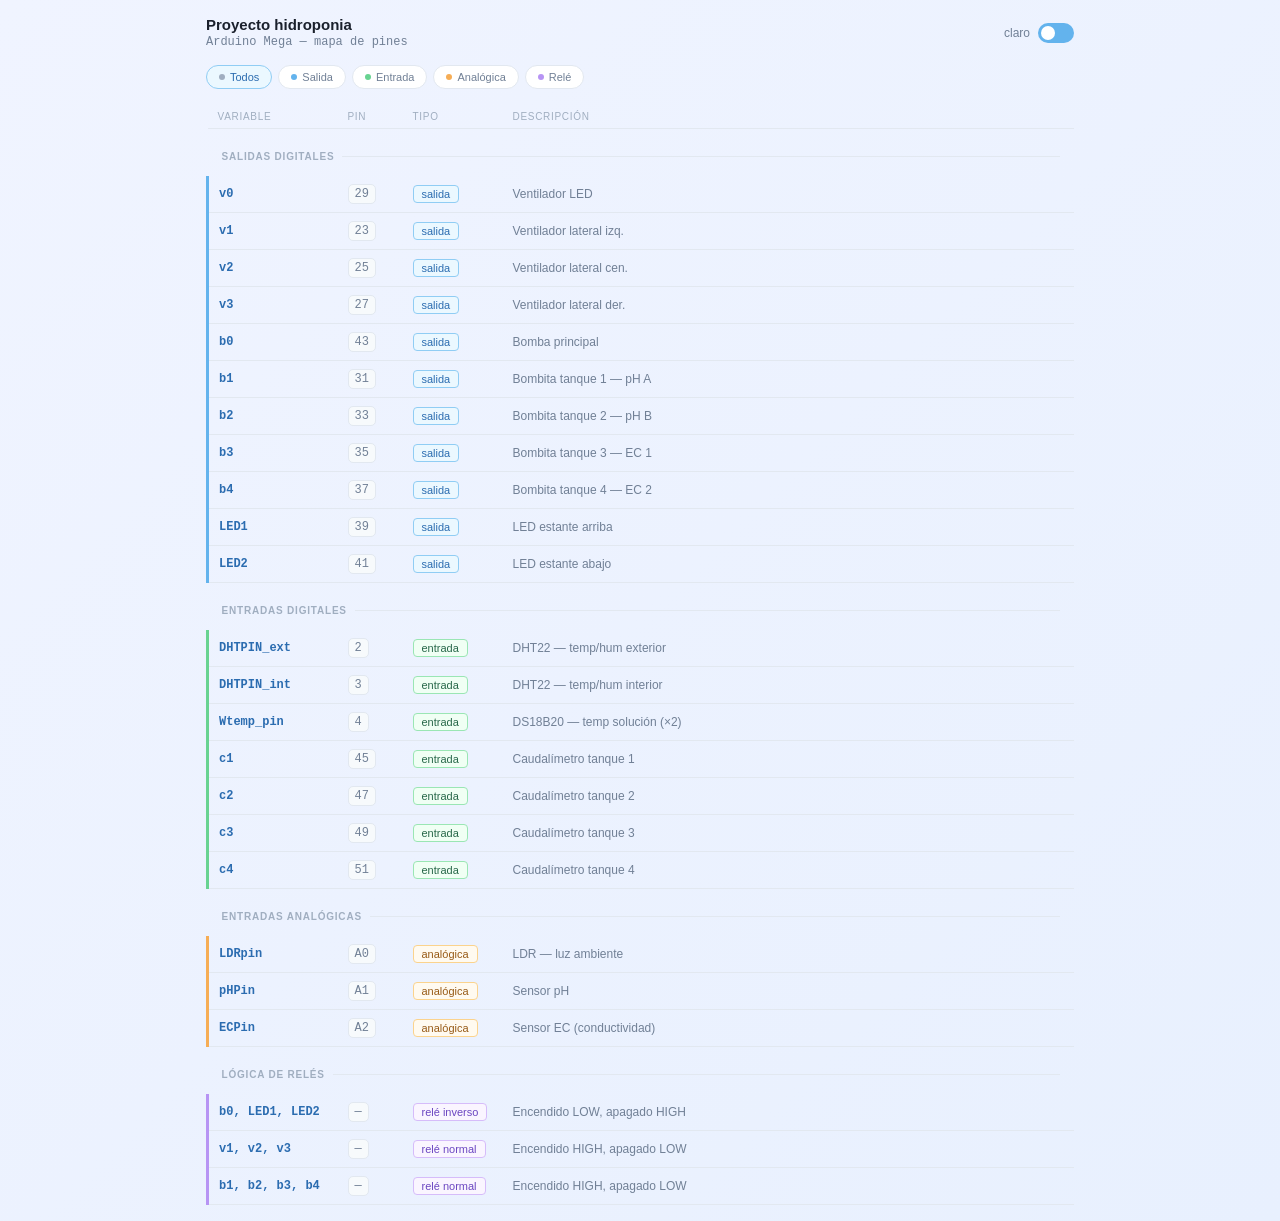
<file: tools/mapa_pines.html>
<!DOCTYPE html>
<html lang="es">
<head>
<meta charset="UTF-8">
<meta name="viewport" content="width=device-width, initial-scale=1.0">
<title>Proyecto hidroponia — mapa de pines</title>
<style>
*{box-sizing:border-box;margin:0;padding:0}
:root{
  --bg:#f0f4ff;--bg2:#e8f0fe;--surface:#fff;--surface2:#f7fafc;
  --border:#e2e8f0;--text:#1a202c;--muted:#718096;--subtle:#a0aec0;
  --out-bg:#ebf8ff;--out-text:#2b6cb0;--out-border:#90cdf4;
  --in-bg:#f0fff4;--in-text:#276749;--in-border:#9ae6b4;
  --ana-bg:#fffaf0;--ana-text:#975a16;--ana-border:#fbd38d;
  --relay-bg:#faf5ff;--relay-text:#6b46c1;--relay-border:#d6bcfa;
  --out-bar:#63b3ed;--in-bar:#68d391;--ana-bar:#f6ad55;--relay-bar:#b794f4;
}
.dark{
  --bg:#0d1117;--bg2:#161b27;--surface:#161b27;--surface2:#0d1117;
  --border:#2d3748;--text:#e2e8f0;--muted:#718096;--subtle:#4a5568;
  --out-bg:#1a2535;--out-text:#63b3ed;--out-border:#2b6cb0;
  --in-bg:#1a2e22;--in-text:#68d391;--in-border:#276749;
  --ana-bg:#2d2010;--ana-text:#f6ad55;--ana-border:#975a16;
  --relay-bg:#261d35;--relay-text:#b794f4;--relay-border:#6b46c1;
  --out-bar:#2b6cb0;--in-bar:#276749;--ana-bar:#975a16;--relay-bar:#6b46c1;
}

body{
  font-family:-apple-system,BlinkMacSystemFont,'Segoe UI',sans-serif;
  background:linear-gradient(135deg,var(--bg) 0%,var(--bg2) 100%);
  min-height:100vh;
  color:var(--text);
  transition:background 0.25s,color 0.25s;
}

.wrap{padding:1rem;max-width:900px;margin:0 auto}

/* TOPBAR */
.topbar{display:flex;align-items:center;justify-content:space-between;margin-bottom:1rem}
.header-title{font-size:15px;font-weight:600;color:var(--text)}
.header-sub{font-size:12px;margin-top:2px;color:var(--muted);font-family:monospace}
.toggle{display:flex;align-items:center;gap:8px;cursor:pointer;user-select:none}
.toggle-label{font-size:12px;color:var(--muted)}
.toggle-track{width:36px;height:20px;border-radius:20px;position:relative;transition:background 0.2s;flex-shrink:0;background:var(--out-bar)}
.toggle-thumb{position:absolute;top:3px;width:14px;height:14px;border-radius:50%;background:#fff;transition:left 0.2s;left:3px}
.dark .toggle-thumb{left:19px}

/* FILTER CHIPS */
.filter-bar{display:flex;gap:6px;flex-wrap:wrap;margin-bottom:1rem}
.chip{font-size:11px;font-weight:500;padding:5px 12px;border-radius:20px;cursor:pointer;transition:all 0.15s;display:flex;align-items:center;gap:5px;border:1px solid var(--border);background:var(--surface);color:var(--muted)}
.chip:hover{border-color:var(--subtle);color:var(--text)}
.chip.active-all{background:var(--out-bg);color:var(--out-text);border-color:var(--out-border)}
.chip.active-out{background:var(--out-bg);color:var(--out-text);border-color:var(--out-border)}
.chip.active-in{background:var(--in-bg);color:var(--in-text);border-color:var(--in-border)}
.chip.active-ana{background:var(--ana-bg);color:var(--ana-text);border-color:var(--ana-border)}
.chip.active-relay{background:var(--relay-bg);color:var(--relay-text);border-color:var(--relay-border)}
.dot{display:inline-block;width:6px;height:6px;border-radius:50%}
.dot-all{background:var(--subtle)}
.dot-out{background:var(--out-bar)}
.dot-in{background:var(--in-bar)}
.dot-ana{background:var(--ana-bar)}
.dot-relay{background:var(--relay-bar)}

/* SECTION HEADER */
.section-label{font-size:10px;font-weight:600;text-transform:uppercase;letter-spacing:0.08em;color:var(--subtle);padding:14px 4px 6px;display:flex;align-items:center;gap:8px}
.section-label::after{content:'';flex:1;height:1px;background:var(--border)}
.section-label.hidden{display:none}

/* ─── DESKTOP: TABLE ─── */
.table-wrap{display:block}
table{width:100%;border-collapse:collapse}
thead th{font-size:10px;font-weight:500;text-transform:uppercase;letter-spacing:0.07em;padding:6px 10px;text-align:left;border-bottom:1px solid var(--border);color:var(--subtle)}
tbody tr{border-left:3px solid transparent;transition:background 0.15s;border-bottom:1px solid var(--border)}
tbody tr:hover td{background:var(--surface2)}
tbody td{padding:8px 10px;font-size:12px;vertical-align:middle}
.t-out{border-left-color:var(--out-bar)}
.t-in{border-left-color:var(--in-bar)}
.t-ana{border-left-color:var(--ana-bar)}
.t-relay{border-left-color:var(--relay-bar)}
.pin-name{font-family:monospace;font-weight:600;font-size:12px;color:var(--out-text)}
.pin-num{font-family:monospace;font-size:12px;border-radius:5px;padding:2px 6px;display:inline-block;background:var(--surface2);border:1px solid var(--border);color:var(--muted)}
.pin-desc{font-size:12px;color:var(--muted)}
.badge{display:inline-block;font-size:11px;font-weight:500;padding:2px 8px;border-radius:4px;white-space:nowrap;border:1px solid transparent}
.b-out{background:var(--out-bg);color:var(--out-text);border-color:var(--out-border)}
.b-in{background:var(--in-bg);color:var(--in-text);border-color:var(--in-border)}
.b-ana{background:var(--ana-bg);color:var(--ana-text);border-color:var(--ana-border)}
.b-relay{background:var(--relay-bg);color:var(--relay-text);border-color:var(--relay-border)}
.hidden{display:none!important}

/* ─── MOBILE: CARD GRID ─── */
.card-list{display:none;flex-direction:column;gap:8px}
.card{
  background:var(--surface);
  border:1px solid var(--border);
  border-radius:10px;
  border-left:4px solid var(--border);
  padding:10px 12px;
  display:flex;
  align-items:center;
  gap:12px;
}
.card.t-out{border-left-color:var(--out-bar)}
.card.t-in{border-left-color:var(--in-bar)}
.card.t-ana{border-left-color:var(--ana-bar)}
.card.t-relay{border-left-color:var(--relay-bar)}
.card-pin{
  font-family:monospace;
  font-size:13px;
  font-weight:700;
  min-width:56px;
  padding:4px 8px;
  border-radius:6px;
  background:var(--surface2);
  border:1px solid var(--border);
  color:var(--muted);
  text-align:center;
  flex-shrink:0;
}
.card-body{flex:1;min-width:0}
.card-name{font-family:monospace;font-weight:700;font-size:13px;color:var(--out-text);white-space:nowrap;overflow:hidden;text-overflow:ellipsis}
.card.t-in .card-name{color:var(--in-text)}
.card.t-ana .card-name{color:var(--ana-text)}
.card.t-relay .card-name{color:var(--relay-text)}
.card-desc{font-size:12px;color:var(--muted);margin-top:2px;white-space:nowrap;overflow:hidden;text-overflow:ellipsis}
.card-badge{flex-shrink:0}

@media(max-width:600px){
  .table-wrap{display:none}
  .card-list{display:flex}
  .wrap{padding:0.85rem}
}
</style>
</head>
<body>
<div class="wrap" id="wrap">

  <div class="topbar">
    <div>
      <div class="header-title">Proyecto hidroponia</div>
      <div class="header-sub">Arduino Mega — mapa de pines</div>
    </div>
    <div class="toggle" id="toggle">
      <span class="toggle-label" id="toggle-label">claro</span>
      <div class="toggle-track"><div class="toggle-thumb"></div></div>
    </div>
  </div>

  <div class="filter-bar">
    <span class="chip active-all" data-filter="all"><span class="dot dot-all"></span>Todos</span>
    <span class="chip" data-filter="out"><span class="dot dot-out"></span>Salida</span>
    <span class="chip" data-filter="in"><span class="dot dot-in"></span>Entrada</span>
    <span class="chip" data-filter="ana"><span class="dot dot-ana"></span>Analógica</span>
    <span class="chip" data-filter="relay"><span class="dot dot-relay"></span>Relé</span>
  </div>

  <!-- ═══ DESKTOP TABLE ═══ -->
  <div class="table-wrap">
    <table>
      <thead>
        <tr>
          <th style="width:130px">Variable</th>
          <th style="width:65px">Pin</th>
          <th style="width:100px">Tipo</th>
          <th>Descripción</th>
        </tr>
      </thead>
      <tbody id="tbody">
        <tr class="section-header-row" data-section="out" style="border:none"><td colspan="4"><div class="section-label" id="sec-out-d">Salidas digitales</div></td></tr>
        <tr class="t-out" data-type="out"><td class="pin-name">v0</td><td><span class="pin-num">29</span></td><td><span class="badge b-out">salida</span></td><td class="pin-desc">Ventilador LED</td></tr>
        <tr class="t-out" data-type="out"><td class="pin-name">v1</td><td><span class="pin-num">23</span></td><td><span class="badge b-out">salida</span></td><td class="pin-desc">Ventilador lateral izq.</td></tr>
        <tr class="t-out" data-type="out"><td class="pin-name">v2</td><td><span class="pin-num">25</span></td><td><span class="badge b-out">salida</span></td><td class="pin-desc">Ventilador lateral cen.</td></tr>
        <tr class="t-out" data-type="out"><td class="pin-name">v3</td><td><span class="pin-num">27</span></td><td><span class="badge b-out">salida</span></td><td class="pin-desc">Ventilador lateral der.</td></tr>
        <tr class="t-out" data-type="out"><td class="pin-name">b0</td><td><span class="pin-num">43</span></td><td><span class="badge b-out">salida</span></td><td class="pin-desc">Bomba principal</td></tr>
        <tr class="t-out" data-type="out"><td class="pin-name">b1</td><td><span class="pin-num">31</span></td><td><span class="badge b-out">salida</span></td><td class="pin-desc">Bombita tanque 1 — pH A</td></tr>
        <tr class="t-out" data-type="out"><td class="pin-name">b2</td><td><span class="pin-num">33</span></td><td><span class="badge b-out">salida</span></td><td class="pin-desc">Bombita tanque 2 — pH B</td></tr>
        <tr class="t-out" data-type="out"><td class="pin-name">b3</td><td><span class="pin-num">35</span></td><td><span class="badge b-out">salida</span></td><td class="pin-desc">Bombita tanque 3 — EC 1</td></tr>
        <tr class="t-out" data-type="out"><td class="pin-name">b4</td><td><span class="pin-num">37</span></td><td><span class="badge b-out">salida</span></td><td class="pin-desc">Bombita tanque 4 — EC 2</td></tr>
        <tr class="t-out" data-type="out"><td class="pin-name">LED1</td><td><span class="pin-num">39</span></td><td><span class="badge b-out">salida</span></td><td class="pin-desc">LED estante arriba</td></tr>
        <tr class="t-out" data-type="out"><td class="pin-name">LED2</td><td><span class="pin-num">41</span></td><td><span class="badge b-out">salida</span></td><td class="pin-desc">LED estante abajo</td></tr>

        <tr class="section-header-row" data-section="in" style="border:none"><td colspan="4"><div class="section-label" id="sec-in-d">Entradas digitales</div></td></tr>
        <tr class="t-in" data-type="in"><td class="pin-name">DHTPIN_ext</td><td><span class="pin-num">2</span></td><td><span class="badge b-in">entrada</span></td><td class="pin-desc">DHT22 — temp/hum exterior</td></tr>
        <tr class="t-in" data-type="in"><td class="pin-name">DHTPIN_int</td><td><span class="pin-num">3</span></td><td><span class="badge b-in">entrada</span></td><td class="pin-desc">DHT22 — temp/hum interior</td></tr>
        <tr class="t-in" data-type="in"><td class="pin-name">Wtemp_pin</td><td><span class="pin-num">4</span></td><td><span class="badge b-in">entrada</span></td><td class="pin-desc">DS18B20 — temp solución (×2)</td></tr>
        <tr class="t-in" data-type="in"><td class="pin-name">c1</td><td><span class="pin-num">45</span></td><td><span class="badge b-in">entrada</span></td><td class="pin-desc">Caudalímetro tanque 1</td></tr>
        <tr class="t-in" data-type="in"><td class="pin-name">c2</td><td><span class="pin-num">47</span></td><td><span class="badge b-in">entrada</span></td><td class="pin-desc">Caudalímetro tanque 2</td></tr>
        <tr class="t-in" data-type="in"><td class="pin-name">c3</td><td><span class="pin-num">49</span></td><td><span class="badge b-in">entrada</span></td><td class="pin-desc">Caudalímetro tanque 3</td></tr>
        <tr class="t-in" data-type="in"><td class="pin-name">c4</td><td><span class="pin-num">51</span></td><td><span class="badge b-in">entrada</span></td><td class="pin-desc">Caudalímetro tanque 4</td></tr>

        <tr class="section-header-row" data-section="ana" style="border:none"><td colspan="4"><div class="section-label" id="sec-ana-d">Entradas analógicas</div></td></tr>
        <tr class="t-ana" data-type="ana"><td class="pin-name">LDRpin</td><td><span class="pin-num">A0</span></td><td><span class="badge b-ana">analógica</span></td><td class="pin-desc">LDR — luz ambiente</td></tr>
        <tr class="t-ana" data-type="ana"><td class="pin-name">pHPin</td><td><span class="pin-num">A1</span></td><td><span class="badge b-ana">analógica</span></td><td class="pin-desc">Sensor pH</td></tr>
        <tr class="t-ana" data-type="ana"><td class="pin-name">ECPin</td><td><span class="pin-num">A2</span></td><td><span class="badge b-ana">analógica</span></td><td class="pin-desc">Sensor EC (conductividad)</td></tr>

        <tr class="section-header-row" data-section="relay" style="border:none"><td colspan="4"><div class="section-label" id="sec-relay-d">Lógica de relés</div></td></tr>
        <tr class="t-relay" data-type="relay"><td class="pin-name">b0, LED1, LED2</td><td><span class="pin-num">—</span></td><td><span class="badge b-relay">relé inverso</span></td><td class="pin-desc">Encendido LOW, apagado HIGH</td></tr>
        <tr class="t-relay" data-type="relay"><td class="pin-name">v1, v2, v3</td><td><span class="pin-num">—</span></td><td><span class="badge b-relay">relé normal</span></td><td class="pin-desc">Encendido HIGH, apagado LOW</td></tr>
        <tr class="t-relay" data-type="relay"><td class="pin-name">b1, b2, b3, b4</td><td><span class="pin-num">—</span></td><td><span class="badge b-relay">relé normal</span></td><td class="pin-desc">Encendido HIGH, apagado LOW</td></tr>
      </tbody>
    </table>
  </div>

  <!-- ═══ MOBILE CARDS ═══ -->
  <div class="card-list" id="card-list">

    <div class="section-label" id="sec-out-m" data-section="out">Salidas digitales</div>
    <div class="card t-out" data-type="out"><div class="card-pin">29</div><div class="card-body"><div class="card-name">v0</div><div class="card-desc">Ventilador LED</div></div><div class="card-badge"><span class="badge b-out">salida</span></div></div>
    <div class="card t-out" data-type="out"><div class="card-pin">23</div><div class="card-body"><div class="card-name">v1</div><div class="card-desc">Ventilador lateral izq.</div></div><div class="card-badge"><span class="badge b-out">salida</span></div></div>
    <div class="card t-out" data-type="out"><div class="card-pin">25</div><div class="card-body"><div class="card-name">v2</div><div class="card-desc">Ventilador lateral cen.</div></div><div class="card-badge"><span class="badge b-out">salida</span></div></div>
    <div class="card t-out" data-type="out"><div class="card-pin">27</div><div class="card-body"><div class="card-name">v3</div><div class="card-desc">Ventilador lateral der.</div></div><div class="card-badge"><span class="badge b-out">salida</span></div></div>
    <div class="card t-out" data-type="out"><div class="card-pin">43</div><div class="card-body"><div class="card-name">b0</div><div class="card-desc">Bomba principal</div></div><div class="card-badge"><span class="badge b-out">salida</span></div></div>
    <div class="card t-out" data-type="out"><div class="card-pin">31</div><div class="card-body"><div class="card-name">b1</div><div class="card-desc">Bombita tanque 1 — pH A</div></div><div class="card-badge"><span class="badge b-out">salida</span></div></div>
    <div class="card t-out" data-type="out"><div class="card-pin">33</div><div class="card-body"><div class="card-name">b2</div><div class="card-desc">Bombita tanque 2 — pH B</div></div><div class="card-badge"><span class="badge b-out">salida</span></div></div>
    <div class="card t-out" data-type="out"><div class="card-pin">35</div><div class="card-body"><div class="card-name">b3</div><div class="card-desc">Bombita tanque 3 — EC 1</div></div><div class="card-badge"><span class="badge b-out">salida</span></div></div>
    <div class="card t-out" data-type="out"><div class="card-pin">37</div><div class="card-body"><div class="card-name">b4</div><div class="card-desc">Bombita tanque 4 — EC 2</div></div><div class="card-badge"><span class="badge b-out">salida</span></div></div>
    <div class="card t-out" data-type="out"><div class="card-pin">39</div><div class="card-body"><div class="card-name">LED1</div><div class="card-desc">LED estante arriba</div></div><div class="card-badge"><span class="badge b-out">salida</span></div></div>
    <div class="card t-out" data-type="out"><div class="card-pin">41</div><div class="card-body"><div class="card-name">LED2</div><div class="card-desc">LED estante abajo</div></div><div class="card-badge"><span class="badge b-out">salida</span></div></div>

    <div class="section-label" id="sec-in-m" data-section="in">Entradas digitales</div>
    <div class="card t-in" data-type="in"><div class="card-pin">2</div><div class="card-body"><div class="card-name">DHTPIN_ext</div><div class="card-desc">DHT22 — temp/hum exterior</div></div><div class="card-badge"><span class="badge b-in">entrada</span></div></div>
    <div class="card t-in" data-type="in"><div class="card-pin">3</div><div class="card-body"><div class="card-name">DHTPIN_int</div><div class="card-desc">DHT22 — temp/hum interior</div></div><div class="card-badge"><span class="badge b-in">entrada</span></div></div>
    <div class="card t-in" data-type="in"><div class="card-pin">4</div><div class="card-body"><div class="card-name">Wtemp_pin</div><div class="card-desc">DS18B20 — temp solución (×2)</div></div><div class="card-badge"><span class="badge b-in">entrada</span></div></div>
    <div class="card t-in" data-type="in"><div class="card-pin">45</div><div class="card-body"><div class="card-name">c1</div><div class="card-desc">Caudalímetro tanque 1</div></div><div class="card-badge"><span class="badge b-in">entrada</span></div></div>
    <div class="card t-in" data-type="in"><div class="card-pin">47</div><div class="card-body"><div class="card-name">c2</div><div class="card-desc">Caudalímetro tanque 2</div></div><div class="card-badge"><span class="badge b-in">entrada</span></div></div>
    <div class="card t-in" data-type="in"><div class="card-pin">49</div><div class="card-body"><div class="card-name">c3</div><div class="card-desc">Caudalímetro tanque 3</div></div><div class="card-badge"><span class="badge b-in">entrada</span></div></div>
    <div class="card t-in" data-type="in"><div class="card-pin">51</div><div class="card-body"><div class="card-name">c4</div><div class="card-desc">Caudalímetro tanque 4</div></div><div class="card-badge"><span class="badge b-in">entrada</span></div></div>

    <div class="section-label" id="sec-ana-m" data-section="ana">Entradas analógicas</div>
    <div class="card t-ana" data-type="ana"><div class="card-pin">A0</div><div class="card-body"><div class="card-name">LDRpin</div><div class="card-desc">LDR — luz ambiente</div></div><div class="card-badge"><span class="badge b-ana">analógica</span></div></div>
    <div class="card t-ana" data-type="ana"><div class="card-pin">A1</div><div class="card-body"><div class="card-name">pHPin</div><div class="card-desc">Sensor pH</div></div><div class="card-badge"><span class="badge b-ana">analógica</span></div></div>
    <div class="card t-ana" data-type="ana"><div class="card-pin">A2</div><div class="card-body"><div class="card-name">ECPin</div><div class="card-desc">Sensor EC (conductividad)</div></div><div class="card-badge"><span class="badge b-ana">analógica</span></div></div>

    <div class="section-label" id="sec-relay-m" data-section="relay">Lógica de relés</div>
    <div class="card t-relay" data-type="relay"><div class="card-pin">—</div><div class="card-body"><div class="card-name">b0, LED1, LED2</div><div class="card-desc">Encendido LOW, apagado HIGH</div></div><div class="card-badge"><span class="badge b-relay">inverso</span></div></div>
    <div class="card t-relay" data-type="relay"><div class="card-pin">—</div><div class="card-body"><div class="card-name">v1, v2, v3</div><div class="card-desc">Encendido HIGH, apagado LOW</div></div><div class="card-badge"><span class="badge b-relay">normal</span></div></div>
    <div class="card t-relay" data-type="relay"><div class="card-pin">—</div><div class="card-body"><div class="card-name">b1, b2, b3, b4</div><div class="card-desc">Encendido HIGH, apagado LOW</div></div><div class="card-badge"><span class="badge b-relay">normal</span></div></div>
  </div>

</div>

<script>
const wrap = document.getElementById('wrap');
const toggle = document.getElementById('toggle');
const label = document.getElementById('toggle-label');
let isDark = false;

toggle.addEventListener('click', () => {
  isDark = !isDark;
  document.body.classList.toggle('dark', isDark);
  label.textContent = isDark ? 'oscuro' : 'claro';
  toggle.querySelector('.toggle-track').style.background = isDark ? 'var(--out-bar)' : '';
});

const chips = document.querySelectorAll('.chip');
const tableRows = document.querySelectorAll('#tbody tr[data-type]');
const tableHeaders = document.querySelectorAll('#tbody .section-header-row');
const mobileCards = document.querySelectorAll('#card-list .card');
const mobileSections = document.querySelectorAll('#card-list .section-label');

chips.forEach(chip => {
  chip.addEventListener('click', () => {
    const filter = chip.dataset.filter;
    chips.forEach(c => c.className = 'chip');
    chip.classList.add(filter === 'all' ? 'active-all' : 'active-' + filter);

    // table rows
    tableRows.forEach(r => r.classList.toggle('hidden', filter !== 'all' && r.dataset.type !== filter));
    tableHeaders.forEach(h => {
      const sec = h.dataset.section;
      const has = [...tableRows].some(r => r.dataset.type === sec && !r.classList.contains('hidden'));
      h.classList.toggle('hidden', !has);
    });

    // mobile cards
    mobileCards.forEach(c => c.classList.toggle('hidden', filter !== 'all' && c.dataset.type !== filter));
    mobileSections.forEach(h => {
      const sec = h.dataset.section;
      const has = [...mobileCards].some(c => c.dataset.type === sec && !c.classList.contains('hidden'));
      h.classList.toggle('hidden', !has);
    });
  });
});
</script>
</body>
</html>
</file>
